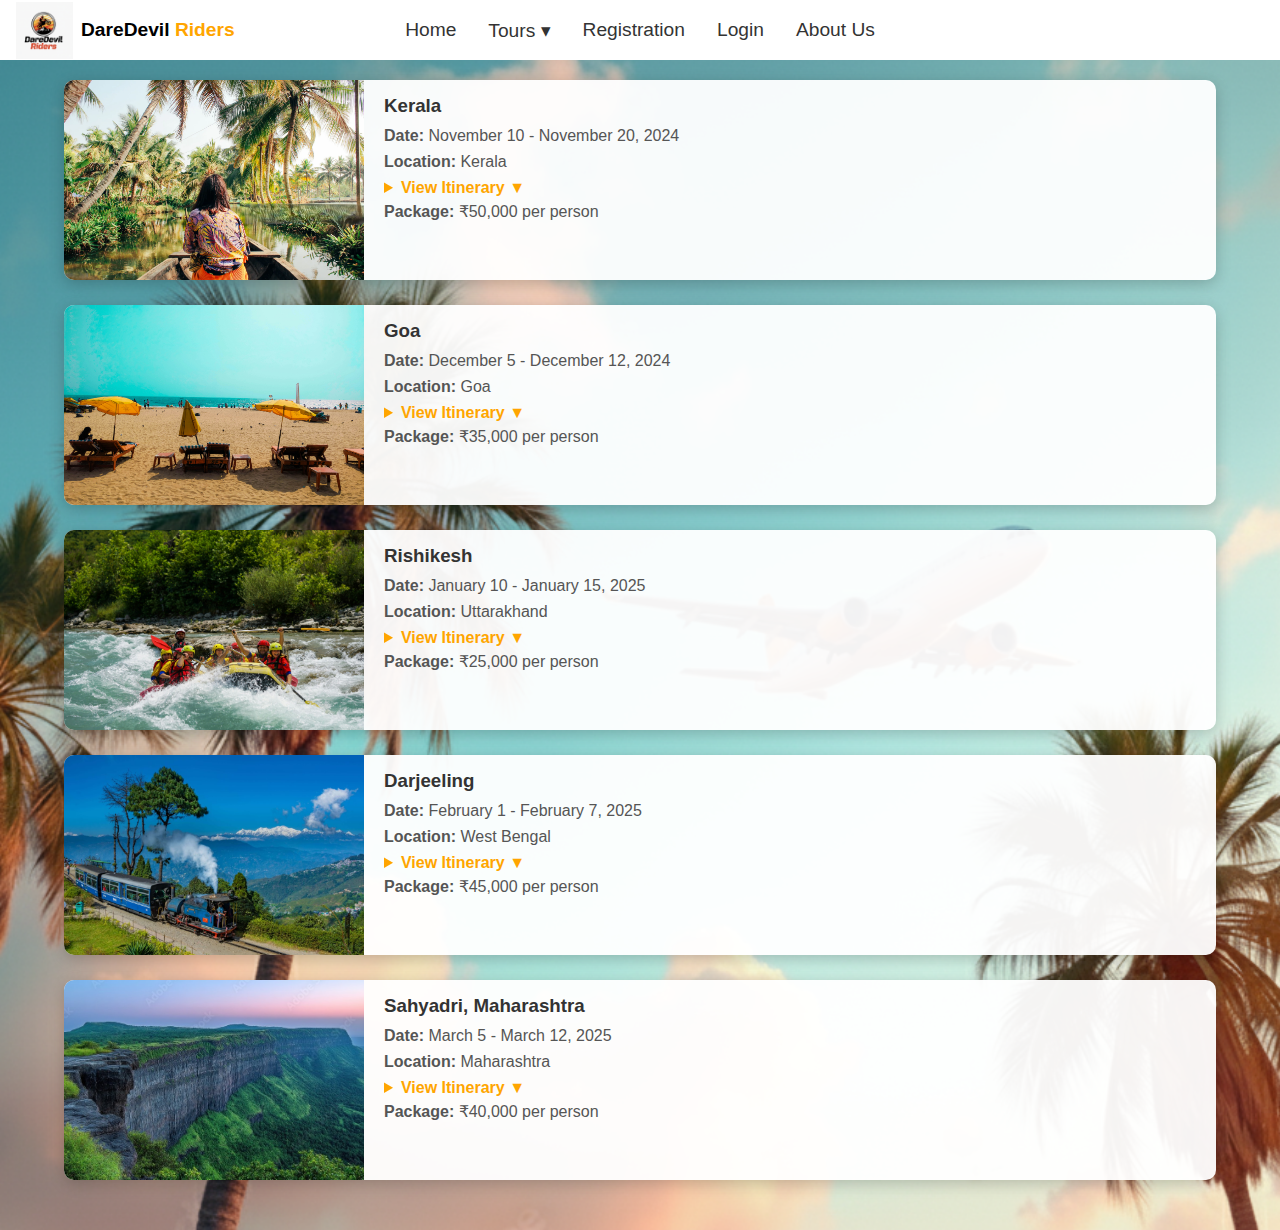
<file: futuretours.html>
<!DOCTYPE html>
<html lang="en">
<head>
  <meta charset="UTF-8">
  <meta name="viewport" content="width=device-width, initial-scale=1.0">
  <title>Future Tours - DareDevil Riders</title>
  <link rel="stylesheet" href="futuretours.css">
</head>
<body>
  <!-- Navbar -->
  <nav>
    <div class="nav-left-logo">
      <img src="logo.png" alt="Logo">
      <span class="logo-text">
        <span class="black-text">DareDevil</span> <span class="orange-text">Riders</span>
      </span>
    </div>
    <ul class="nav-center">
      <li><a href="home.html">Home</a></li>
      <li class="dropdown">
        <a href="#">Tours ▾</a>
        <ul class="dropdown-menu">
          <li><a href="pasttours.html">Past Tours</a></li>
          <li><a href="futuretours.html">Future Tours</a></li>
        </ul>
      </li>
      <li><a href="registration.html">Registration</a></li>
      <li><a href="login.html">Login</a></li>
      <li><a href="aboutus.html">About Us</a></li>
    </ul>
    <div class="hamburger">
      <span></span>
      <span></span>
      <span></span>
    </div>
  </nav>

  <!-- Future Tours Section -->
  <section class="tours-section">

    <!-- Kerala Tour -->
    <div class="tour-card">
      <img src="kerala.png" class="tour-img" alt="Kerala">
      <div class="tour-details">
        <h3>Kerala</h3>
        <p><strong>Date:</strong> November 10 - November 20, 2024</p>
        <p><strong>Location:</strong> Kerala</p>
        <details>
          <summary>View Itinerary</summary>
          <p>Day 1: Kochi arrival<br>
          Day 2: Munnar sightseeing<br>
          Day 3: Alleppey backwaters<br>
          Day 4: Thekkady wildlife<br>
          Day 5: Departure</p>
        </details>
        <p><strong>Package:</strong> ₹50,000 per person</p>
      </div>
    </div>

    <!-- Goa Tour -->
    <div class="tour-card">
      <img src="Goa.jpg" class="tour-img" alt="Goa">
      <div class="tour-details">
        <h3>Goa</h3>
        <p><strong>Date:</strong> December 5 - December 12, 2024</p>
        <p><strong>Location:</strong> Goa</p>
        <details>
          <summary>View Itinerary</summary>
          <p>Day 1: Panaji city tour<br>
          Day 2: South Goa beaches<br>
          Day 3: North Goa beaches & nightlife<br>
          Day 4: Spice plantations<br>
          Day 5: Departure</p>
        </details>
        <p><strong>Package:</strong> ₹35,000 per person</p>
      </div>
    </div>

    <!-- Rishikesh Tour -->
    <div class="tour-card">
      <img src="Rishikesh.jpg" class="tour-img" alt="Rishikesh">
      <div class="tour-details">
        <h3>Rishikesh</h3>
        <p><strong>Date:</strong> January 10 - January 15, 2025</p>
        <p><strong>Location:</strong> Uttarakhand</p>
        <details>
          <summary>View Itinerary</summary>
          <p>Day 1: Arrival & Ganga Aarti<br>
          Day 2: White water rafting<br>
          Day 3: Yoga & meditation<br>
          Day 4: Trek to nearby hills<br>
          Day 5: Departure</p>
        </details>
        <p><strong>Package:</strong> ₹25,000 per person</p>
      </div>
    </div>

    <!-- Darjeeling Tour -->
    <div class="tour-card">
      <img src="Darjeeling.png" class="tour-img" alt="Darjeeling">
      <div class="tour-details">
        <h3>Darjeeling</h3>
        <p><strong>Date:</strong> February 1 - February 7, 2025</p>
        <p><strong>Location:</strong> West Bengal</p>
        <details>
          <summary>View Itinerary</summary>
          <p>Day 1: Arrival & sightseeing<br>
          Day 2: Tiger Hill sunrise<br>
          Day 3: Tea plantations<br>
          Day 4: Local market tour<br>
          Day 5: Departure</p>
        </details>
        <p><strong>Package:</strong> ₹45,000 per person</p>
      </div>
    </div>

    <!-- Sahyadri Maharashtra Tour -->
    <div class="tour-card">
      <img src="sahyadri.jpeg" class="tour-img" alt="Sahyadri">
      <div class="tour-details">
        <h3>Sahyadri, Maharashtra</h3>
        <p><strong>Date:</strong> March 5 - March 12, 2025</p>
        <p><strong>Location:</strong> Maharashtra</p>
        <details>
          <summary>View Itinerary</summary>
          <p>Day 1: Arrival & forts visit<br>
          Day 2: Trekking in Sahyadri<br>
          Day 3: Waterfalls tour<br>
          Day 4: Nature exploration<br>
          Day 5: Departure</p>
        </details>
        <p><strong>Package:</strong> ₹40,000 per person</p>
      </div>
    </div>

  </section>

  <script src="futuretours.js"></script>
</body>
</html>
</file>
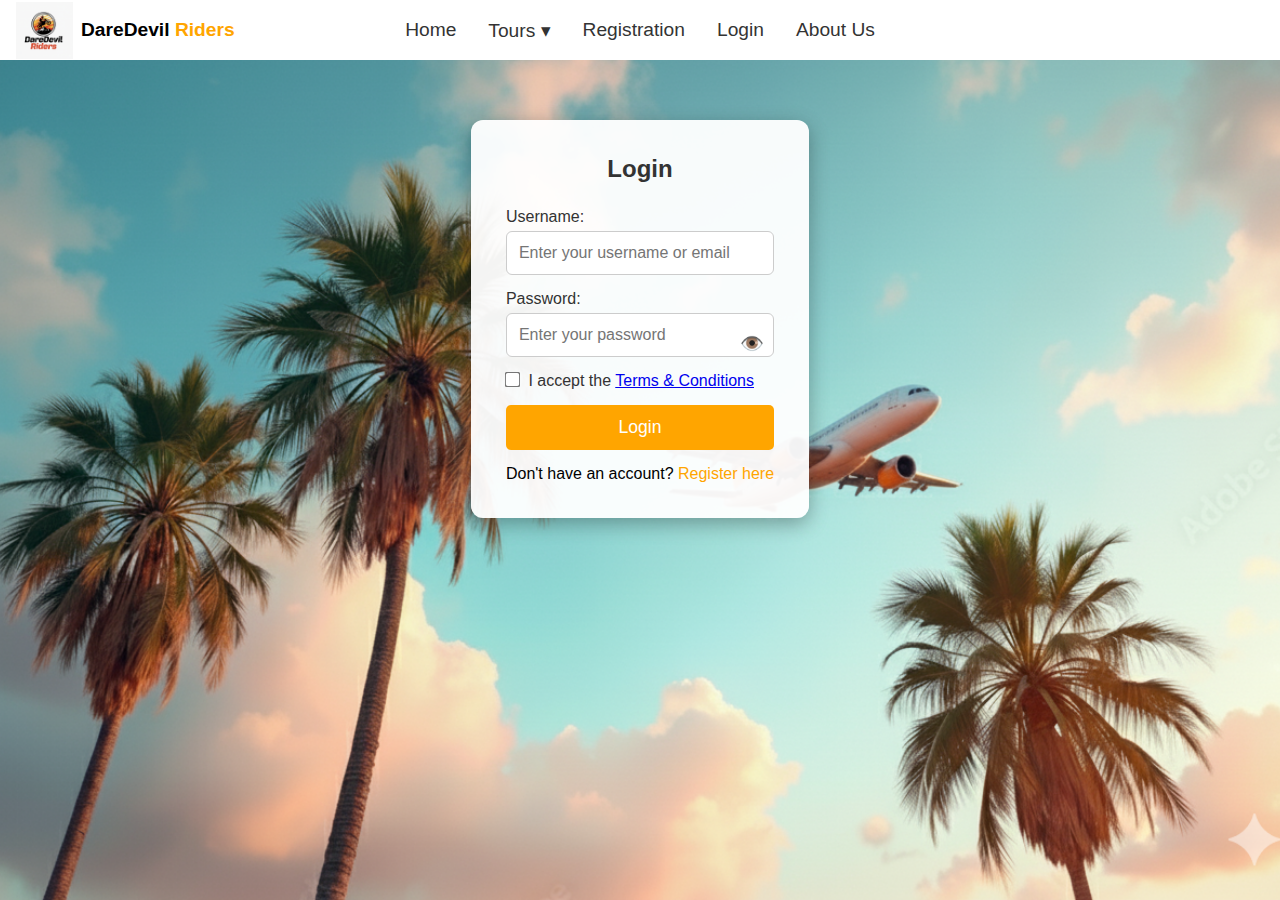
<file: login.html>
<!DOCTYPE html>
<html lang="en">
<head>
  <meta charset="UTF-8">
  <meta name="viewport" content="width=device-width, initial-scale=1.0">
  <title>Login - DareDevil Riders</title>
  <link rel="stylesheet" href="login.css">
</head>
<body>
  <!-- Navbar -->
  <nav>
    <div class="nav-left-logo">
      <img src="logo.png" alt="Logo">
      <span class="logo-text">
        <span class="black-text">DareDevil</span> <span class="orange-text">Riders</span>
      </span>
    </div>
    <ul class="nav-center">
      <li><a href="home.html">Home</a></li>
      <li class="dropdown">
        <a href="#">Tours ▾</a>
        <ul class="dropdown-menu">
          <li><a href="pasttours.html">Past Tours</a></li>
          <li><a href="futuretours.html">Future Tours</a></li>
        </ul>
      </li>
      <li><a href="registration.html">Registration</a></li>
      <li><a href="login.html">Login</a></li>
      <li><a href="aboutus.html">About Us</a></li>
    </ul>
    <div class="hamburger">
      <span></span>
      <span></span>
      <span></span>
    </div>
  </nav>

  <!-- Login Form -->
  <div class="login-container">
    <h2>Login</h2>
    <form id="loginForm">
      <label for="username">Username:</label>
      <input type="text" id="username" name="username" placeholder="Enter your username or email" required>

      <label for="password">Password:</label>
      <div class="password-wrapper">
        <input type="password" id="password" name="password" placeholder="Enter your password" required>
        <span id="togglePassword" class="toggle-password">👁️</span>
      </div>

      <div class="checkbox-group">
        <label>
          <input type="checkbox" id="tc" name="tc" required> I accept the <a href="#">Terms & Conditions</a>
        </label>
      </div>

      <button type="submit">Login</button>
      <p class="register-link">Don't have an account? <a href="registration.html">Register here</a></p>
    </form>
  </div>

  <script src="login.js"></script>
</body>
</html>
</file>
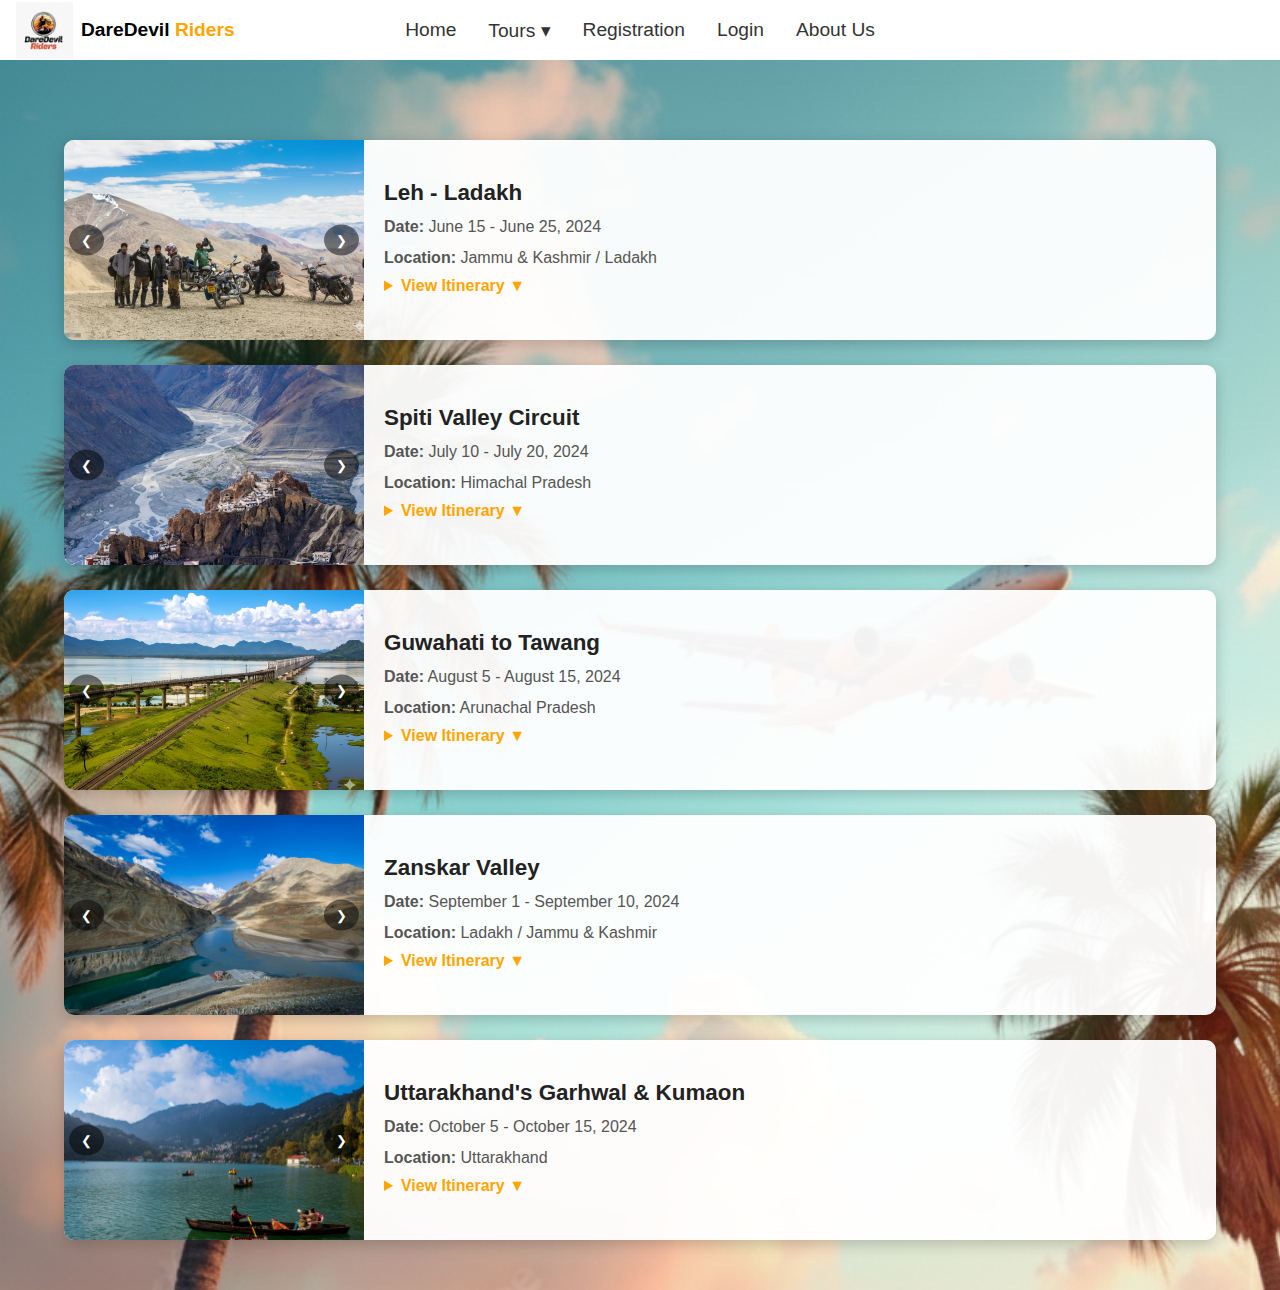
<file: pasttours.html>
<!DOCTYPE html>
<html lang="en">
<head>
  <meta charset="UTF-8">
  <meta name="viewport" content="width=device-width, initial-scale=1.0">
  <title>Past Tours - DareDevil Riders</title>
  <link rel="stylesheet" href="pasttours.css">
</head>
<body>
  <!-- Navbar -->
  <nav>
    <div class="nav-left-logo">
      <img src="logo.png" alt="Logo">
      <span class="logo-text">
        <span class="black-text">DareDevil</span> <span class="orange-text">Riders</span>
      </span>
    </div>
    <ul class="nav-center">
      <li><a href="home.html">Home</a></li>
      <li class="dropdown">
        <a href="#">Tours ▾</a>
        <ul class="dropdown-menu">
          <li><a href="pasttours.html">Past Tours</a></li>
          <li><a href="futuretours.html">Future Tours</a></li>
        </ul>
      </li>
      <li><a href="registration.html">Registration</a></li>
      <li><a href="login.html">Login</a></li>
      <li><a href="aboutus.html">About Us</a></li>
    </ul>
    <div class="hamburger">
      <span></span>
      <span></span>
      <span></span>
    </div>
  </nav>

  <!-- Past Tours Section -->
  <section class="tours-section">

    <!-- Tour Card Example -->
    <div class="tour-card">
      <div class="tour-carousel">
        <img src="leh-ladakh1.png" class="carousel-slide active" alt="Leh-Ladakh 1">
        <img src="leh-ladakh2.png" class="carousel-slide" alt="Leh-Ladakh 2">
        <img src="leh-ladakh3.png" class="carousel-slide" alt="Leh-Ladakh 3">
        <button class="prev">&#10094;</button>
        <button class="next">&#10095;</button>
      </div>
      <div class="tour-details">
        <h3>Leh - Ladakh</h3>
        <p><strong>Date:</strong> June 15 - June 25, 2024</p>
        <p><strong>Location:</strong> Jammu & Kashmir / Ladakh</p>
        <details>
          <summary>View Itinerary</summary>
          <p>Day 1: Arrival in Leh, acclimatization<br>
          Day 2: Leh local sightseeing<br>
          Day 3: Nubra Valley tour<br>
          Day 4: Pangong Lake excursion<br>
          Day 5: Return to Leh and departure</p>
        </details>
      </div>
    </div>

    <!-- Add other tour cards similarly -->
    <div class="tour-card">
      <div class="tour-carousel">
        <img src="spiti1.png" class="carousel-slide active" alt="Spiti 1">
        <img src="spiti2.png" class="carousel-slide" alt="Spiti 2">
        <img src="spiti3.png" class="carousel-slide" alt="Spiti 3">
        <button class="prev">&#10094;</button>
        <button class="next">&#10095;</button>
      </div>
      <div class="tour-details">
        <h3>Spiti Valley Circuit</h3>
        <p><strong>Date:</strong> July 10 - July 20, 2024</p>
        <p><strong>Location:</strong> Himachal Pradesh</p>
        <details>
          <summary>View Itinerary</summary>
          <p>Day 1: Kaza arrival<br>
          Day 2: Key Monastery visit<br>
          Day 3: Chandratal Lake trek<br>
          Day 4: Tabo Monastery & Dhankar Village<br>
          Day 5: Return to Kaza and departure</p>
        </details>
      </div>
    </div>

    <!-- Third Tour Card -->
    <div class="tour-card">
      <div class="tour-carousel">
        <img src="guhati1.png" class="carousel-slide active" alt="Guwahati 1">
        <img src="guhati2.png" class="carousel-slide" alt="Guwahati 2">
        <img src="guhati3.png" class="carousel-slide" alt="Guwahati 3">
        <button class="prev">&#10094;</button>
        <button class="next">&#10095;</button>
      </div>
      <div class="tour-details">
        <h3>Guwahati to Tawang</h3>
        <p><strong>Date:</strong> August 5 - August 15, 2024</p>
        <p><strong>Location:</strong> Arunachal Pradesh</p>
        <details>
          <summary>View Itinerary</summary>
          <p>Day 1: Guwahati arrival<br>
          Day 2: Sela Pass journey<br>
          Day 3: Tawang Monastery<br>
          Day 4: Madhuri Lake<br>
          Day 5: Departure from Tawang</p>
        </details>
      </div>
    </div>

    <!-- Fourth Tour Card -->
    <div class="tour-card">
      <div class="tour-carousel">
        <img src="zanskar1.png" class="carousel-slide active" alt="Zanskar 1">
        <img src="zanskar2.png" class="carousel-slide" alt="Zanskar 2">
        <img src="zanksar3.png" class="carousel-slide" alt="Zanskar 3">
        <button class="prev">&#10094;</button>
        <button class="next">&#10095;</button>
      </div>
      <div class="tour-details">
        <h3>Zanskar Valley</h3>
        <p><strong>Date:</strong> September 1 - September 10, 2024</p>
        <p><strong>Location:</strong> Ladakh / Jammu & Kashmir</p>
        <details>
          <summary>View Itinerary</summary>
          <p>Day 1: Padum arrival<br>
          Day 2: Karsha Monastery<br>
          Day 3: Stongdey and travel<br>
          Day 4: Zanskar River trek<br>
          Day 5: Departure</p>
        </details>
      </div>
    </div>

    <!-- Fifth Tour Card -->
    <div class="tour-card">
      <div class="tour-carousel">
        <img src="utttarakhand1.jpg" class="carousel-slide active" alt="Uttarakhand 1">
        <img src="utttarakhand2.jpg" class="carousel-slide" alt="Uttarakhand 2">
        <img src="utttarakhand3.png" class="carousel-slide" alt="Uttarakhand 3">
        <button class="prev">&#10094;</button>
        <button class="next">&#10095;</button>
      </div>
      <div class="tour-details">
        <h3>Uttarakhand's Garhwal & Kumaon</h3>
        <p><strong>Date:</strong> October 5 - October 15, 2024</p>
        <p><strong>Location:</strong> Uttarakhand</p>
        <details>
          <summary>View Itinerary</summary>
          <p>Day 1: Rishikesh arrival<br>
          Day 2: Valley of Flowers<br>
          Day 3: Nainital & Bhimtal<br>
          Day 4: Jim Corbett National Park<br>
          Day 5: Departure</p>
        </details>
      </div>
    </div>

  </section>

  <script src="pasttours.js"></script>
</body>
</html>
</file>
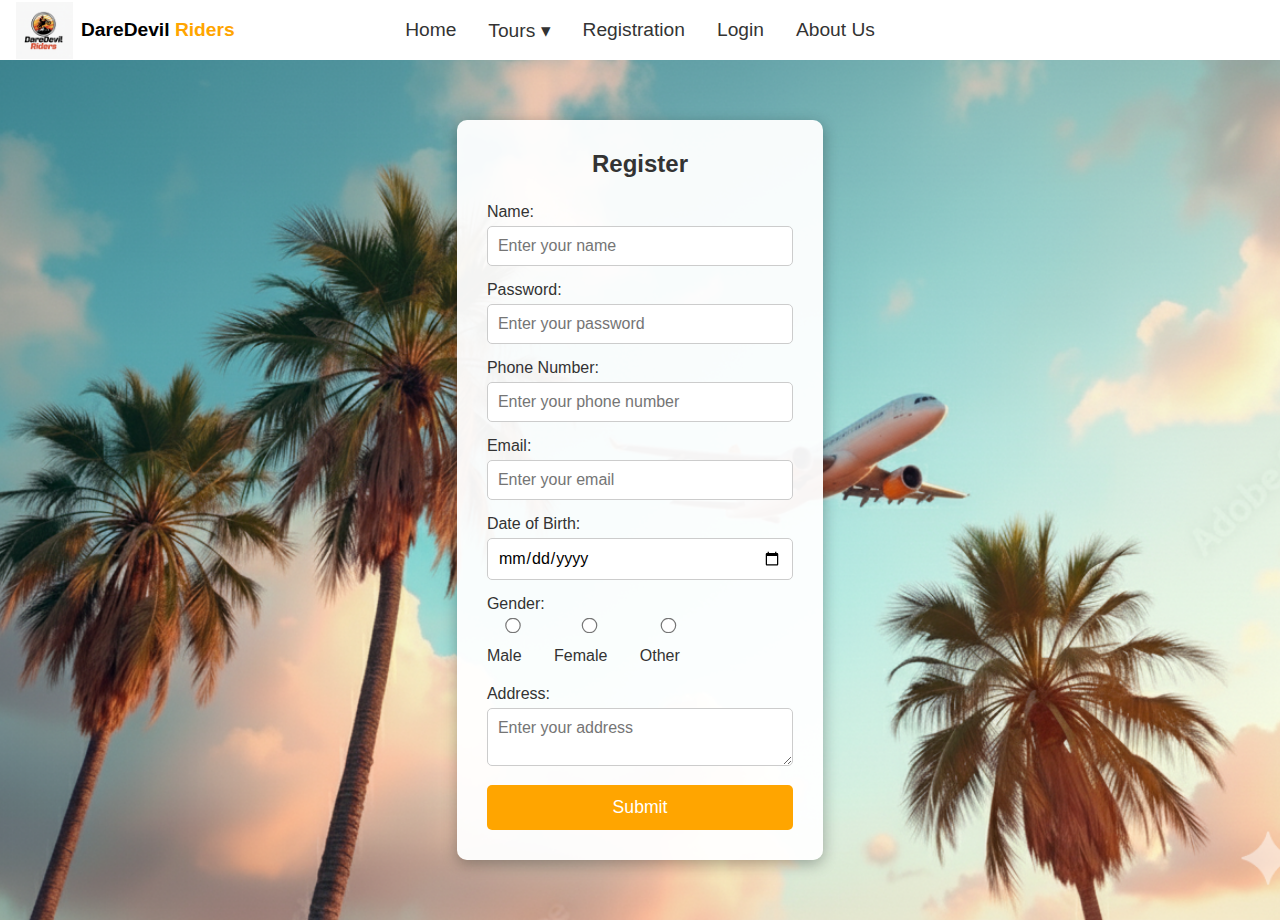
<file: registration.html>
<!DOCTYPE html>
<html lang="en">
<head>
  <meta charset="UTF-8">
  <meta name="viewport" content="width=device-width, initial-scale=1.0">
  <title>Registration - DareDevil Riders</title>
  <link rel="stylesheet" href="registration.css">
</head>
<body>
  <!-- Navbar -->
  <nav>
    <div class="nav-left-logo">
      <img src="logo.png" alt="Logo">
      <span class="logo-text">
        <span class="black-text">DareDevil</span> <span class="orange-text">Riders</span>
      </span>
    </div>
    <ul class="nav-center">
      <li><a href="home.html">Home</a></li>
      <li class="dropdown">
        <a href="#">Tours ▾</a>
        <ul class="dropdown-menu">
          <li><a href="pasttours.html">Past Tours</a></li>
          <li><a href="futuretours.html">Future Tours</a></li>
        </ul>
      </li>
      <li><a href="registration.html">Registration</a></li>
      <li><a href="login.html">Login</a></li>
      <li><a href="aboutus.html">About Us</a></li>
    </ul>
    <div class="hamburger">
      <span></span>
      <span></span>
      <span></span>
    </div>
  </nav>

  <!-- Registration Form -->
  <div class="form-container">
    <h2>Register</h2>
    <form id="registrationForm">
      <label for="name">Name:</label>
      <input type="text" id="name" name="name" placeholder="Enter your name" required>

      <label for="password">Password:</label>
      <input type="password" id="password" name="password" placeholder="Enter your password" required>

      <label for="phone">Phone Number:</label>
      <input type="number" id="phone" name="phone" placeholder="Enter your phone number" required>

      <label for="email">Email:</label>
      <input type="email" id="email" name="email" placeholder="Enter your email" required>

      <label for="dob">Date of Birth:</label>
      <input type="date" id="dob" name="dob" required>

      <label>Gender:</label>
      <div class="gender-group">
        <label><input type="radio" name="gender" value="Male" required> Male</label>
        <label><input type="radio" name="gender" value="Female"> Female</label>
        <label><input type="radio" name="gender" value="Other"> Other</label>
      </div>

      <label for="address">Address:</label>
      <textarea id="address" name="address" placeholder="Enter your address" required></textarea>

      <button type="submit">Submit</button>
    </form>
  </div>

  <script src="registration.js"></script>
</body>
</html>
</file>
<file: futuretours.css>
/* Reset */
* {
  margin: 0;
  padding: 0;
  box-sizing: border-box;
  font-family: Arial, sans-serif;
}

/* Body & background */
body {
  background-image: url('Background.png');
  background-size: cover;
  background-position: center;
  min-height: 100vh;
  display: flex;
  flex-direction: column;
}

/* Navbar styling */
nav {
  background-color: white;
  display: flex;
  align-items: center;
  justify-content: center;
  position: relative;
  height: 60px;
  padding: 0 1rem;
  z-index: 1000;
}

nav .nav-left-logo {
  position: absolute;
  left: 1rem;
  display: flex;
  align-items: center;
  gap: 0.5rem;
}

nav .nav-left-logo img {
  height: 57px;
  width: auto;
}

.logo-text {
  font-size: 1.2rem;
  font-weight: bold;
}

.logo-text .black-text {
  color: black;
}

.logo-text .orange-text {
  color: orange;
}

nav ul.nav-center {
  list-style: none;
  display: flex;
  gap: 2rem;
  align-items: center;
}

nav ul.nav-center li a {
  text-decoration: none;
  color: #333;
  font-size: 1.2rem;
  transition: color 0.3s;
}

nav ul.nav-center li a:hover {
  color: black;
}

nav ul.nav-center li.dropdown {
  position: relative;
}

nav ul.nav-center li.dropdown .dropdown-menu {
  display: none;
  position: absolute;
  top: 100%;
  left: 0;
  background-color: white;
  min-width: 150px;
  flex-direction: column;
  box-shadow: 0 4px 8px rgba(0,0,0,0.2);
  border-radius: 5px;

  /* ✅ Remove bullet points */
  list-style: none;
  padding-left: 0;
}

nav ul.nav-center li.dropdown:hover .dropdown-menu {
  display: flex;
}

nav ul.nav-center li.dropdown .dropdown-menu li a {
  padding: 8px 12px;
}

/* Hamburger icon (mobile) */
.hamburger {
  display: none;
  flex-direction: column;
  position: absolute;
  right: 1rem;
  top: 50%;
  transform: translateY(-50%);
  cursor: pointer;
  z-index: 1005;
}

.hamburger span {
  height: 3px;
  width: 25px;
  background: #333;
  margin: 4px 0;
}

/* Mobile Navbar */
@media screen and (max-width: 768px) {
  .hamburger {
    display: flex;
  }

  nav ul.nav-center {
    display: none;
    flex-direction: column;
    position: absolute;
    top: 60px;
    left: 0;
    right: 0;
    background-color: white;
    padding: 1rem 0;
    z-index: 1001;
  }

  nav ul.nav-center.active {
    display: flex;
  }

  nav ul.nav-center li a {
    font-size: 1rem;
  }

  nav ul.nav-center li.dropdown .dropdown-menu {
    position: relative;
    top: 0;
    box-shadow: none;
    display: none;
    width: 100%;
    flex-direction: column;
  }

  nav ul.nav-center li.dropdown.open .dropdown-menu {
    display: flex;
  }
}

/* Tours Section */
.tours-section {
  width: 90%;
  max-width: 1200px;
  margin: 20px auto 50px auto;
  display: flex;
  flex-direction: column;
  gap: 25px;
}

/* Tour Card */
.tour-card {
  display: flex;
  background-color: rgba(255,255,255,0.95);
  border-radius: 10px;
  box-shadow: 0 4px 15px rgba(0,0,0,0.2);
  overflow: hidden;
  transition: transform 0.3s;
}

.tour-card:hover {
  transform: translateY(-5px);
}

.tour-img {
  width: 300px;
  height: 200px;
  object-fit: cover;
}

.tour-details {
  display: flex;
  flex-direction: column;
  padding: 15px 20px;
}

.tour-details h3 {
  margin-bottom: 10px;
  color: #333;
}

.tour-details p {
  margin-bottom: 8px;
  color: #555;
}

.tour-details details summary {
  cursor: pointer;
  font-weight: bold;
  margin-bottom: 5px;
  color: orange;
}

.tour-details details[open] summary::after {
  content: " ▲";
}

.tour-details details summary::after {
  content: " ▼";
}

.tour-details details p {
  margin-top: 5px;
  color: #333;
}

/* Responsive Layout */
@media screen and (max-width: 768px) {
  .tour-card {
    flex-direction: column;
  }

  .tour-img {
    width: 100%;
    height: 200px;
  }
}
</file>
<file: login.css>
/* ---------------- RESET ---------------- */
* {
  margin: 0;
  padding: 0;
  box-sizing: border-box;
  font-family: Arial, sans-serif;
}

/* ---------------- BODY ---------------- */
body {
  background-image: url('Background.png');
  background-size: cover;
  background-position: center;
  min-height: 100vh;
  display: flex;
  flex-direction: column;
}

/* ---------------- NAVBAR ---------------- */
nav {
  background-color: white;
  display: flex;
  align-items: center;
  justify-content: center;
  position: relative;
  height: 60px;
  padding: 0 1rem;
  z-index: 1000;
}

nav .nav-left-logo {
  position: absolute;
  left: 1rem;
  display: flex;
  align-items: center;
  gap: 0.5rem;
}

nav .nav-left-logo img {
  height: 57px;
  width: auto;
}

.logo-text {
  font-size: 1.2rem;
  font-weight: bold;
}

.logo-text .black-text { color: black; }
.logo-text .orange-text { color: orange; }

nav ul.nav-center {
  list-style: none; /* ✅ Removes bullets */
  display: flex;
  gap: 2rem;
  align-items: center;
}

nav ul.nav-center li a {
  text-decoration: none;
  color: #333;
  font-size: 1.2rem;
  transition: color 0.3s;
}

nav ul.nav-center li a:hover { color: black; }

/* Dropdown Menu */
nav ul.nav-center li.dropdown {
  position: relative;
}

nav ul.nav-center li.dropdown .dropdown-menu {
  display: none;
  list-style: none; /* ✅ No bullets in dropdown */
  position: absolute;
  top: 100%;
  left: 0;
  background-color: white;
  min-width: 150px;
  flex-direction: column;
  box-shadow: 0 4px 8px rgba(0,0,0,0.2);
  border-radius: 5px;
  padding-left: 0;
}

nav ul.nav-center li.dropdown:hover .dropdown-menu {
  display: flex;
}

nav ul.nav-center li.dropdown .dropdown-menu li a {
  padding: 8px 12px;
  display: block;
  color: #333;
}

nav ul.nav-center li.dropdown .dropdown-menu li a:hover {
  background-color: #f2f2f2;
}

/* Hamburger Menu */
.hamburger {
  display: none;
  flex-direction: column;
  position: absolute;
  right: 1rem;
  top: 50%;
  transform: translateY(-50%);
  cursor: pointer;
  z-index: 1005;
}

.hamburger span {
  height: 3px;
  width: 25px;
  background: #333;
  margin: 4px 0;
}

/* ---------------- MOBILE NAV ---------------- */
@media screen and (max-width: 768px) {
  .hamburger { display: flex; }

  nav ul.nav-center {
    display: none;
    flex-direction: column;
    position: absolute;
    top: 60px;
    left: 0;
    right: 0;
    background-color: white;
    padding: 1rem 0;
    z-index: 1001;
  }

  nav ul.nav-center.active { display: flex; }

  nav ul.nav-center li a { font-size: 1rem; }

  nav ul.nav-center li.dropdown .dropdown-menu {
    position: relative;
    top: 0;
    box-shadow: none;
    display: none;
    width: 100%;
    flex-direction: column;
  }

  nav ul.nav-center li.dropdown.open .dropdown-menu { display: flex; }
}

/* ---------------- LOGIN CONTAINER ---------------- */
.login-container {
  max-width: 500px;
  margin: 60px auto;
  background: rgba(255,255,255,0.95);
  padding: 35px;
  border-radius: 12px;
  box-shadow: 0 6px 20px rgba(0,0,0,0.3);
  animation: fadeIn 1s ease-in-out;
}

@keyframes fadeIn {
  0% { opacity: 0; transform: translateY(-20px); }
  100% { opacity: 1; transform: translateY(0); }
}

.login-container h2 {
  text-align: center;
  margin-bottom: 25px;
  color: #333;
}

/* ---------------- FORM FIELDS ---------------- */
.login-container label {
  display: block;
  margin-bottom: 5px;
  color: #333;
}

.login-container input[type="text"],
.login-container input[type="password"] {
  width: 100%;
  padding: 12px;
  margin-bottom: 15px;
  border-radius: 6px;
  border: 1px solid #ccc;
  font-size: 1rem;
  transition: all 0.3s ease;
}

.login-container input:focus {
  border-color: orange;
  box-shadow: 0 0 10px rgba(255,165,0,0.5);
  outline: none;
}

/* Password Toggle */
.password-wrapper {
  position: relative;
}

.toggle-password {
  position: absolute;
  right: 10px;
  top: 50%;
  transform: translateY(-50%);
  cursor: pointer;
  font-size: 1.2rem;
  color: #666;
}

/* Remember Me */
.checkbox-group {
  margin-bottom: 15px;
}

.checkbox-group input[type="checkbox"] {
  accent-color: orange;
  transform: scale(1.2);
  margin-right: 5px;
}

/* ---------------- BUTTON ---------------- */
.login-container button {
  width: 100%;
  padding: 12px;
  background-color: orange;
  border: none;
  color: white;
  font-size: 1.1rem;
  border-radius: 5px;
  cursor: pointer;
  transition: all 0.3s ease;
}

.login-container button:hover {
  background-color: darkorange;
  transform: translateY(-2px);
}

/* Register link */
.register-link {
  text-align: center;
  margin-top: 15px;
}

.register-link a {
  color: orange;
  text-decoration: none;
}

.register-link a:hover {
  text-decoration: underline;
}

/* ---------------- MOBILE ---------------- */
@media screen and (max-width: 768px) {
  .login-container {
    max-width: 90%;
    margin: 40px auto;
  }
}
</file>
<file: pasttours.css>
/* ------------------ RESET ------------------ */
* {
  margin: 0;
  padding: 0;
  box-sizing: border-box;
  font-family: Arial, sans-serif;
}

/* ------------------ BODY ------------------ */
body {
  background-image: url('Background.png');
  background-size: cover;
  background-position: center;
  background-repeat: no-repeat;
  min-height: 100vh;
  display: flex;
  flex-direction: column;
  color: #333;
}

/* ------------------ NAVBAR ------------------ */
nav {
  background-color: white;
  display: flex;
  align-items: center;
  justify-content: center;
  position: relative;
  height: 60px;
  padding: 0 1rem;
  z-index: 1000;
}

nav .nav-left-logo {
  position: absolute;
  left: 1rem;
  display: flex;
  align-items: center;
  gap: 0.5rem;
}

nav .nav-left-logo img {
  height: 57px;
  width: auto;
}

.logo-text {
  font-size: 1.2rem;
  font-weight: bold;
}
.logo-text .black-text {
  color: black;
}
.logo-text .orange-text {
  color: orange;
}

/* Center Navigation Links */
nav ul.nav-center {
  list-style: none; /* ✅ removes bullets */
  display: flex;
  gap: 2rem;
  align-items: center;
}
nav ul.nav-center li a {
  text-decoration: none;
  color: #333;
  font-size: 1.2rem;
  transition: color 0.3s ease;
}
nav ul.nav-center li a:hover {
  color: black;
}

/* Dropdown Menu */
nav ul.nav-center li.dropdown {
  position: relative;
}
nav ul.nav-center li.dropdown .dropdown-menu {
  display: none;
  list-style: none; /* ✅ remove bullet points */
  position: absolute;
  top: 100%;
  left: 0;
  background-color: white;
  min-width: 150px;
  flex-direction: column;
  box-shadow: 0 4px 8px rgba(0, 0, 0, 0.2);
  border-radius: 5px;
  padding-left: 0;
}
nav ul.nav-center li.dropdown:hover .dropdown-menu {
  display: flex;
}
nav ul.nav-center li.dropdown .dropdown-menu li a {
  padding: 8px 12px;
  display: block;
  color: #333;
}
nav ul.nav-center li.dropdown .dropdown-menu li a:hover {
  background-color: #f5f5f5;
}

/* Hamburger Menu */
.hamburger {
  display: none;
  flex-direction: column;
  position: absolute;
  right: 1rem;
  top: 50%;
  transform: translateY(-50%);
  cursor: pointer;
  z-index: 1005;
}
.hamburger span {
  height: 3px;
  width: 25px;
  background: #333;
  margin: 4px 0;
}

/* ------------------ MOBILE NAV ------------------ */
@media screen and (max-width: 768px) {
  .hamburger {
    display: flex;
  }

  nav ul.nav-center {
    display: none;
    flex-direction: column;
    position: absolute;
    top: 60px;
    left: 0;
    right: 0;
    background-color: white;
    padding: 1rem 0;
    z-index: 1001;
  }

  nav ul.nav-center.active {
    display: flex;
  }

  nav ul.nav-center li a {
    font-size: 1rem;
  }

  nav ul.nav-center li.dropdown .dropdown-menu {
    position: relative;
    top: 0;
    box-shadow: none;
    display: none;
    width: 100%;
    flex-direction: column;
  }

  nav ul.nav-center li.dropdown.open .dropdown-menu {
    display: flex;
  }
}

/* ------------------ TOURS SECTION ------------------ */
.tours-section {
  width: 90%;
  max-width: 1200px;
  margin: 80px auto 50px auto;
  display: flex;
  flex-direction: column;
  gap: 25px;
}

/* ------------------ TOUR CARD ------------------ */
.tour-card {
  display: flex;
  background-color: rgba(255, 255, 255, 0.95);
  border-radius: 10px;
  box-shadow: 0 4px 15px rgba(0, 0, 0, 0.2);
  overflow: hidden;
  transition: transform 0.3s ease;
}
.tour-card:hover {
  transform: translateY(-5px);
}

/* ------------------ CAROUSEL INSIDE CARD ------------------ */
.tour-carousel {
  position: relative;
  width: 300px;
  height: 200px;
  overflow: hidden;
}

.tour-carousel img {
  width: 100%;
  height: 100%;
  display: none;
  object-fit: cover;
}

.tour-carousel img.active {
  display: block;
}

.tour-carousel button.prev,
.tour-carousel button.next {
  position: absolute;
  top: 50%;
  transform: translateY(-50%);
  background-color: rgba(0, 0, 0, 0.5);
  color: white;
  border: none;
  padding: 8px 12px;
  cursor: pointer;
  border-radius: 50%;
  transition: background 0.3s ease;
}

.tour-carousel button.prev {
  left: 5px;
}
.tour-carousel button.next {
  right: 5px;
}

.tour-carousel button:hover {
  background-color: rgba(0, 0, 0, 0.8);
}

/* ------------------ TOUR DETAILS ------------------ */
.tour-details {
  padding: 15px 20px;
  display: flex;
  flex-direction: column;
  justify-content: center;
}

.tour-details h3 {
  margin-bottom: 10px;
  color: #222;
  font-size: 1.4rem;
}

.tour-details p {
  margin-bottom: 8px;
  color: #555;
  font-size: 1rem;
  line-height: 1.4;
}

.tour-details details summary {
  cursor: pointer;
  font-weight: bold;
  margin-bottom: 5px;
  color: orange;
}

.tour-details details[open] summary::after {
  content: " ▲";
}
.tour-details details summary::after {
  content: " ▼";
}

.tour-details details p {
  margin-top: 5px;
  color: #333;
}

/* ------------------ RESPONSIVE ------------------ */
@media screen and (max-width: 768px) {
  .tour-card {
    flex-direction: column;
  }

  .tour-carousel {
    width: 100%;
    height: 200px;
  }
}
</file>
<file: registration.css>
/* ---------------- RESET ---------------- */
* {
  margin: 0;
  padding: 0;
  box-sizing: border-box;
  font-family: Arial, sans-serif;
}

/* ---------------- BODY ---------------- */
body {
  background-image: url('Background.png');
  background-size: cover;
  background-position: center;
  background-repeat: no-repeat;
  min-height: 100vh;
  display: flex;
  flex-direction: column;
}

/* ---------------- NAVBAR ---------------- */
nav {
  background-color: white;
  display: flex;
  align-items: center;
  justify-content: center;
  position: relative;
  height: 60px;
  padding: 0 1rem;
  z-index: 1000;
}

nav .nav-left-logo {
  position: absolute;
  left: 1rem;
  display: flex;
  align-items: center;
  gap: 0.5rem;
}

nav .nav-left-logo img {
  height: 57px;
  width: auto;
}

.logo-text {
  font-size: 1.2rem;
  font-weight: bold;
}

.logo-text .black-text { color: black; }
.logo-text .orange-text { color: orange; }

/* Center Nav Links */
nav ul.nav-center {
  list-style: none; /* ✅ Removes bullet points */
  display: flex;
  gap: 2rem;
  align-items: center;
}

nav ul.nav-center li a {
  text-decoration: none;
  color: #333;
  font-size: 1.2rem;
  transition: color 0.3s;
}

nav ul.nav-center li a:hover {
  color: black;
}

/* Dropdown */
nav ul.nav-center li.dropdown {
  position: relative;
}

nav ul.nav-center li.dropdown .dropdown-menu {
  display: none;
  list-style: none; /* ✅ No bullets in dropdown */
  position: absolute;
  top: 100%;
  left: 0;
  background-color: white;
  min-width: 150px;
  flex-direction: column;
  box-shadow: 0 4px 8px rgba(0,0,0,0.2);
  border-radius: 5px;
  padding-left: 0;
}

nav ul.nav-center li.dropdown:hover .dropdown-menu {
  display: flex;
}

nav ul.nav-center li.dropdown .dropdown-menu li a {
  padding: 8px 12px;
  display: block;
  color: #333;
}

nav ul.nav-center li.dropdown .dropdown-menu li a:hover {
  background-color: #f2f2f2;
}

/* Hamburger Menu */
.hamburger {
  display: none;
  flex-direction: column;
  position: absolute;
  right: 1rem;
  top: 50%;
  transform: translateY(-50%);
  cursor: pointer;
  z-index: 1005;
}

.hamburger span {
  height: 3px;
  width: 25px;
  background: #333;
  margin: 4px 0;
}

/* ---------------- MOBILE NAV ---------------- */
@media screen and (max-width: 768px) {
  .hamburger { display: flex; }

  nav ul.nav-center {
    display: none;
    flex-direction: column;
    position: absolute;
    top: 60px;
    left: 0;
    right: 0;
    background-color: white;
    padding: 1rem 0;
    z-index: 1001;
  }

  nav ul.nav-center.active { display: flex; }

  nav ul.nav-center li a { font-size: 1rem; }

  nav ul.nav-center li.dropdown .dropdown-menu {
    position: relative;
    top: 0;
    box-shadow: none;
    display: none;
    width: 100%;
    flex-direction: column;
  }

  nav ul.nav-center li.dropdown.open .dropdown-menu { display: flex; }
}

/* ---------------- FORM CONTAINER ---------------- */
.form-container {
  max-width: 700px; /* ✅ Wider form */
  margin: 60px auto;
  background: rgba(255,255,255,0.95);
  padding: 30px;
  border-radius: 10px;
  box-shadow: 0 4px 15px rgba(0,0,0,0.3);
  animation: fadeIn 1s ease-in-out;
}

@keyframes fadeIn {
  0% { opacity: 0; transform: translateY(-20px); }
  100% { opacity: 1; transform: translateY(0); }
}

/* ---------------- FORM TITLE ---------------- */
.form-container h2 {
  text-align: center;
  margin-bottom: 25px;
  color: #333;
  animation: fadeInText 1s ease-in-out;
}

@keyframes fadeInText {
  0% { opacity: 0; transform: translateY(-10px); }
  100% { opacity: 1; transform: translateY(0); }
}

/* ---------------- FORM FIELDS ---------------- */
.form-container label {
  display: block;
  margin-bottom: 5px;
  color: #333;
}

.form-container input,
.form-container textarea {
  width: 100%;
  padding: 10px;
  margin-bottom: 15px;
  border-radius: 5px;
  border: 1px solid #ccc;
  font-size: 1rem;
  transition: all 0.3s ease;
}

.form-container input:focus,
.form-container textarea:focus {
  border-color: orange;
  box-shadow: 0 0 8px rgba(255,165,0,0.5);
  outline: none;
}

.form-container textarea {
  resize: vertical;
}

/* ---------------- GENDER ---------------- */
.form-container .gender-group {
  display: flex;
  gap: 15px;
  margin-bottom: 15px;
}

.form-container .gender-group input[type="radio"] {
  accent-color: orange;
  transform: scale(1.2);
  transition: transform 0.2s;
}

.form-container .gender-group input[type="radio"]:checked {
  transform: scale(1.4);
}

/* ---------------- BUTTON ---------------- */
.form-container button {
  width: 100%;
  padding: 12px;
  background-color: orange;
  border: none;
  color: white;
  font-size: 1.1rem;
  border-radius: 5px;
  cursor: pointer;
  transition: all 0.3s ease;
}

.form-container button:hover {
  background-color: darkorange;
  transform: translateY(-3px);
}

/* ---------------- MOBILE ---------------- */
@media screen and (max-width: 768px) {
  .form-container {
    max-width: 90%;
    margin: 30px auto;
  }
}
</file>
